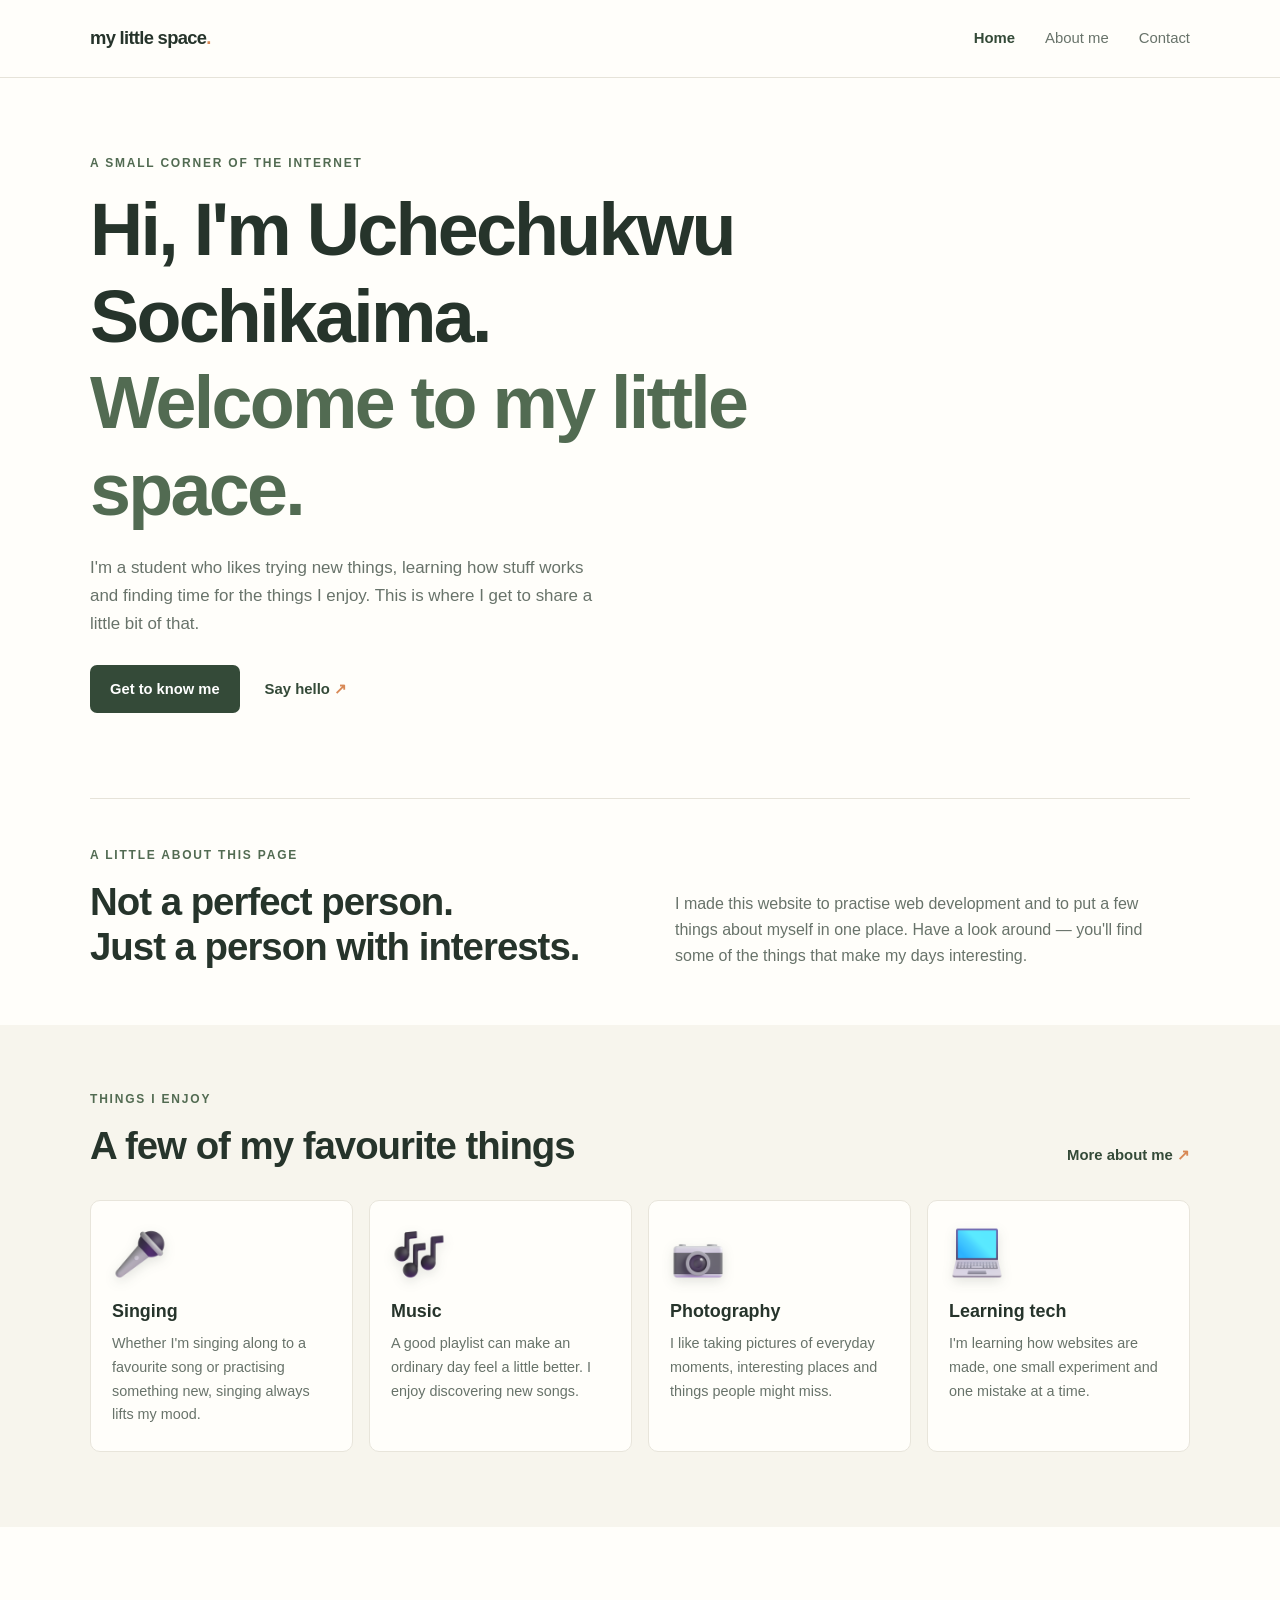
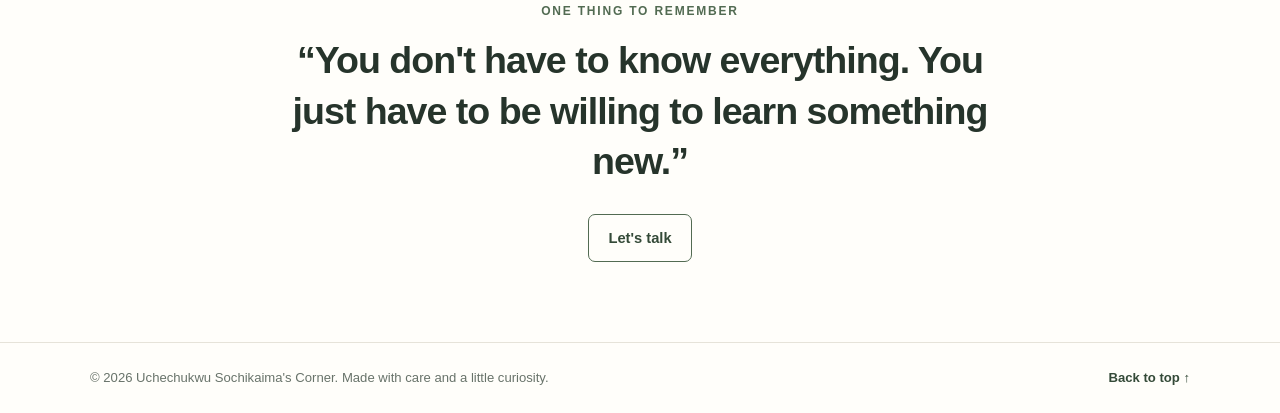
<file: my-corner-of-the-web/index.html>
<!DOCTYPE html>
<html lang="en">
<head>
  <meta charset="UTF-8">
  <meta name="viewport" content="width=device-width, initial-scale=1.0">
  <meta name="description" content="A little introduction to Uchechukwu Sochikaima, a student who enjoys singing, music, photography and learning new things.">
  <title>Home | My Corner of the Web</title>
</head>
<body style="margin: 0; background: #fffefa; color: #26342b; font-family: Arial, Helvetica, sans-serif; line-height: 1.65;">

  <header style="box-sizing: border-box; min-height: 78px; padding: 18px max(18px, calc((100% - 1100px) / 2)); display: flex; flex-wrap: wrap; align-items: center; justify-content: space-between; gap: clamp(12px, 3vw, 24px); border-bottom: 1px solid #e6e3d9; background: #fffefa;">
    <a href="index.html" style="color: inherit; text-decoration: none; font-size: 1.15rem; font-weight: 800; letter-spacing: -0.7px;">my little space<span style="color: #d88956;">.</span></a>
    <nav aria-label="Main navigation" style="display: flex; flex-wrap: wrap; align-items: center; gap: clamp(16px, 5vw, 30px); margin-left: auto;">
      <a href="index.html" style="color: #344a38; text-decoration: none; font-size: 0.93rem; font-weight: 700;">Home</a>
      <a href="about.html" style="color: #68736a; text-decoration: none; font-size: 0.93rem;">About me</a>
      <a href="contact.html" style="color: #68736a; text-decoration: none; font-size: 0.93rem;">Contact</a>
    </nav>
  </header>

  <main>
    <section style="width: min(1100px, calc(100% - 48px)); margin-inline: auto; padding-top: clamp(48px, 10vw, 76px); padding-bottom: clamp(55px, 12vw, 85px);">
      <div style="max-width: 780px;">
        <p style="margin: 0 0 13px; color: #526b52; font-size: 0.75rem; font-weight: 800; letter-spacing: 1.8px; text-transform: uppercase;">A small corner of the internet</p>
        <h1 style="margin: 0 0 20px; font-size: clamp(2.4rem, 8vw, 4.6rem); line-height: 1.18; letter-spacing: clamp(-2.7px, -0.055em, -1px);">Hi, I'm Uchechukwu Sochikaima.<br><span style="color: #526b52;">Welcome to my little space.</span></h1>
        <p style="max-width: 510px; margin: 0 0 27px; color: #68736a; font-size: 1.06rem;">I'm a student who likes trying new things, learning how stuff works and finding time for the things I enjoy. This is where I get to share a little bit of that.</p>
        <div style="display: flex; flex-wrap: wrap; align-items: center; gap: clamp(16px, 4vw, 25px);">
          <a href="about.html" style="display: inline-flex; align-items: center; justify-content: center; gap: 9px; min-height: 46px; padding: 11px 19px; border: 1px solid transparent; border-radius: 7px; background: #344a38; color: white; font-size: 0.92rem; font-weight: 700; text-decoration: none; box-sizing: border-box;">Get to know me</a>
          <a href="contact.html" style="color: #344a38; text-decoration: none; font-size: 0.93rem; font-weight: 700;">Say hello <span style="color: #d88956;" aria-hidden="true">↗</span></a>
        </div>
      </div>
    </section>

    <section style="width: min(1100px, calc(100% - 48px)); margin-inline: auto; display: grid; grid-template-columns: repeat(auto-fit, minmax(min(280px, 100%), 1fr)); gap: clamp(18px, 6vw, 70px); align-items: end; padding-top: clamp(38px, 6vw, 47px); padding-bottom: clamp(42px, 7vw, 55px); border-top: 1px solid #e6e3d9;">
      <div>
        <p style="margin: 0 0 13px; color: #526b52; font-size: 0.75rem; font-weight: 800; letter-spacing: 1.8px; text-transform: uppercase;">A little about this page</p>
        <h2 style="margin: 0; font-size: clamp(1.8rem, 3vw, 2.5rem); line-height: 1.18; letter-spacing: -1px;">Not a perfect person.<br>Just a person with interests.</h2>
      </div>
      <p style="max-width: 510px; margin: 0; color: #68736a;">I made this website to practise web development and to put a few things about myself in one place. Have a look around — you'll find some of the things that make my days interesting.</p>
    </section>

    <section style="padding: clamp(48px, 8vw, 65px) 0 clamp(48px, 9vw, 75px); background: #f7f5ed;">
      <div style="width: min(1100px, calc(100% - 48px)); margin-inline: auto;">
        <div style="display: flex; flex-wrap: wrap; align-items: end; justify-content: space-between; gap: clamp(16px, 4vw, 25px); margin-bottom: 32px;">
          <div>
            <p style="margin: 0 0 13px; color: #526b52; font-size: 0.75rem; font-weight: 800; letter-spacing: 1.8px; text-transform: uppercase;">Things I enjoy</p>
            <h2 style="margin: 0; font-size: clamp(1.8rem, 3vw, 2.5rem); line-height: 1.18; letter-spacing: -1px;">A few of my favourite things</h2>
          </div>
          <a href="about.html" style="color: #344a38; text-decoration: none; font-size: 0.93rem; font-weight: 700;">More about me <span style="color: #d88956;" aria-hidden="true">↗</span></a>
        </div>
        <div style="display: grid; grid-template-columns: repeat(auto-fit, minmax(min(240px, 100%), 1fr)); gap: 16px;">
          <article style="box-sizing: border-box; min-height: 225px; padding: 24px 21px; border: 1px solid #e8e5db; border-radius: 10px; background: #fffefa;">
            <img src="images/microphone.png" alt="" width="56" height="56" aria-hidden="true" style="display: block; width: 56px; height: 56px; margin-bottom: 20px; object-fit: contain; filter: drop-shadow(0 4px 6px #26342b22);">
            <h3 style="margin: 0 0 10px; font-size: 1.12rem; line-height: 1.18;">Singing</h3>
            <p style="margin: 0; color: #68736a; font-size: 0.9rem;">Whether I'm singing along to a favourite song or practising something new, singing always lifts my mood.</p>
          </article>
          <article style="box-sizing: border-box; min-height: 225px; padding: 24px 21px; border: 1px solid #e8e5db; border-radius: 10px; background: #fffefa;">
            <img src="images/musical-notes.png" alt="" width="56" height="56" aria-hidden="true" style="display: block; width: 56px; height: 56px; margin-bottom: 20px; object-fit: contain; filter: drop-shadow(0 4px 6px #26342b22);">
            <h3 style="margin: 0 0 10px; font-size: 1.12rem; line-height: 1.18;">Music</h3>
            <p style="margin: 0; color: #68736a; font-size: 0.9rem;">A good playlist can make an ordinary day feel a little better. I enjoy discovering new songs.</p>
          </article>
          <article style="box-sizing: border-box; min-height: 225px; padding: 24px 21px; border: 1px solid #e8e5db; border-radius: 10px; background: #fffefa;">
            <img src="images/camera.png" alt="" width="56" height="56" aria-hidden="true" style="display: block; width: 56px; height: 56px; margin-bottom: 20px; object-fit: contain; filter: drop-shadow(0 4px 6px #26342b22);">
            <h3 style="margin: 0 0 10px; font-size: 1.12rem; line-height: 1.18;">Photography</h3>
            <p style="margin: 0; color: #68736a; font-size: 0.9rem;">I like taking pictures of everyday moments, interesting places and things people might miss.</p>
          </article>
          <article style="box-sizing: border-box; min-height: 225px; padding: 24px 21px; border: 1px solid #e8e5db; border-radius: 10px; background: #fffefa;">
            <img src="images/laptop.png" alt="" width="56" height="56" aria-hidden="true" style="display: block; width: 56px; height: 56px; margin-bottom: 20px; object-fit: contain; filter: drop-shadow(0 4px 6px #26342b22);">
            <h3 style="margin: 0 0 10px; font-size: 1.12rem; line-height: 1.18;">Learning tech</h3>
            <p style="margin: 0; color: #68736a; font-size: 0.9rem;">I'm learning how websites are made, one small experiment and one mistake at a time.</p>
          </article>
        </div>
      </div>
    </section>

    <section style="width: min(1100px, calc(100% - 48px)); margin-inline: auto; padding-top: clamp(55px, 9vw, 75px); padding-bottom: clamp(60px, 10vw, 80px); text-align: center;">
      <p style="margin: 0 0 13px; color: #526b52; font-size: 0.75rem; font-weight: 800; letter-spacing: 1.8px; text-transform: uppercase;">One thing to remember</p>
      <blockquote style="max-width: 720px; margin: 0 auto 27px; font-size: clamp(1.55rem, 3vw, 2.35rem); font-weight: 700; line-height: 1.35; letter-spacing: -1px;">“You don't have to know everything. You just have to be willing to learn something new.”</blockquote>
      <a href="contact.html" style="display: inline-flex; align-items: center; justify-content: center; gap: 9px; min-height: 46px; padding: 11px 19px; border: 1px solid #526b52; border-radius: 7px; background: transparent; color: #344a38; font-size: 0.92rem; font-weight: 700; text-decoration: none; box-sizing: border-box;">Let's talk</a>
    </section>
  </main>

  <footer style="box-sizing: border-box; display: flex; flex-wrap: wrap; justify-content: space-between; gap: 20px; padding: clamp(20px, 4vw, 24px) max(18px, calc((100% - 1100px) / 2)); border-top: 1px solid #e6e3d9; color: #68736a; font-size: 0.82rem;">
    <p style="margin: 0;">© 2026 Uchechukwu Sochikaima's Corner. Made with care and a little curiosity.</p>
    <a href="index.html" style="color: #344a38; font-weight: 700; text-decoration: none;">Back to top ↑</a>
  </footer>
</body>
</html>
</file>
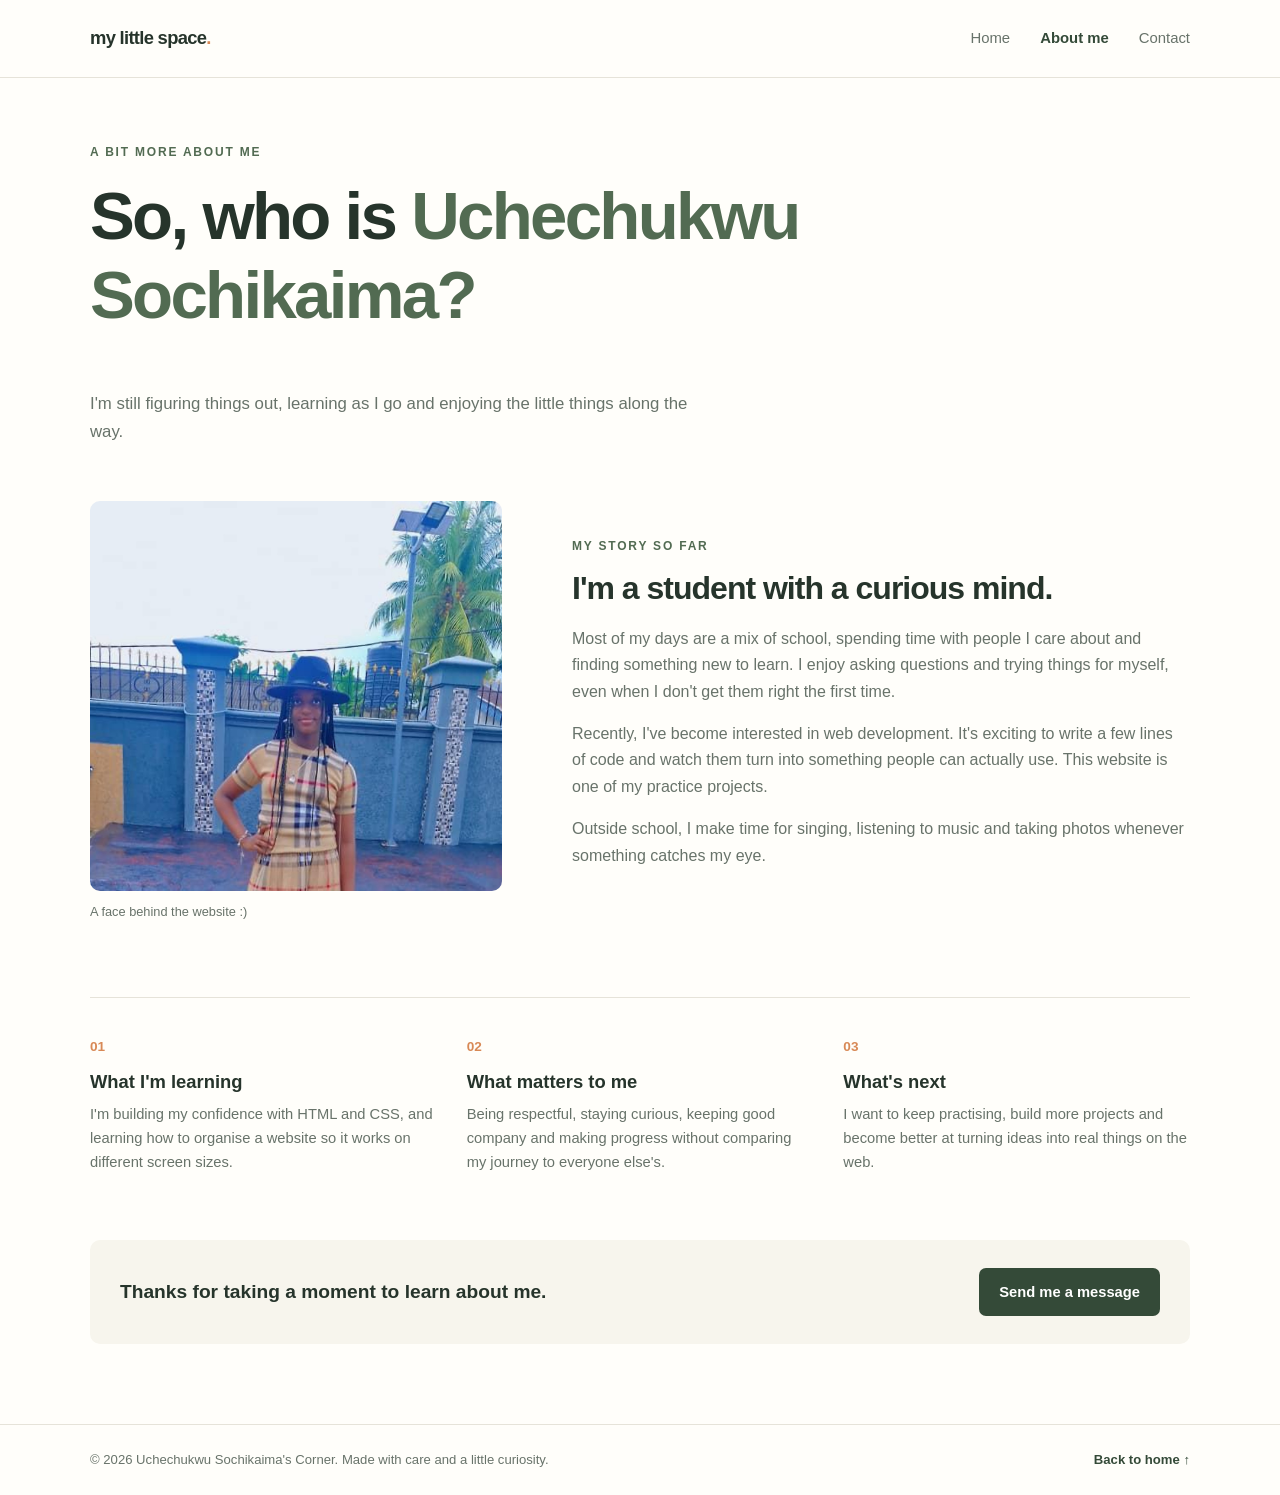
<file: my-corner-of-the-web/about.html>
<!DOCTYPE html>
<html lang="en">
<head>
  <meta charset="UTF-8">
  <meta name="viewport" content="width=device-width, initial-scale=1.0">
  <meta name="description" content="Get to know Uchechukwu Sochikaima, their interests, goals and favourite ways to spend time.">
  <title>About Me | My Corner of the Web</title>
  <link rel="stylesheet" href="css/styles.css">
</head>
<body>
  <header class="site-header">
    <a class="logo" href="index.html">my little space<span>.</span></a>
    <nav aria-label="Main navigation">
      <a href="index.html">Home</a>
      <a class="active" href="about.html">About me</a>
      <a href="contact.html">Contact</a>
    </nav>
  </header>

  <main class="page-width inner-page">
    <section class="page-heading">
      <p class="eyebrow">A bit more about me</p>
      <h1>So, who is <span>Uchechukwu Sochikaima?</span></h1>
      <p>I'm still figuring things out, learning as I go and enjoying the little things along the way.</p>
    </section>

    <section class="about-layout">
      <div class="about-image">
        <img src="assets/portfolio_photo_upscaled_2x.jpg" alt="Portrait of Uchechukwu Sochikaima">
        <p class="image-caption">A face behind the website :)</p>
      </div>
      <div class="about-copy">
        <p class="eyebrow">My story so far</p>
        <h2>I'm a student with a curious mind.</h2>
        <p>Most of my days are a mix of school, spending time with people I care about and finding something new to learn. I enjoy asking questions and trying things for myself, even when I don't get them right the first time.</p>
        <p>Recently, I've become interested in web development. It's exciting to write a few lines of code and watch them turn into something people can actually use. This website is one of my practice projects.</p>
        <p>Outside school, I make time for singing, listening to music and taking photos whenever something catches my eye.</p>
      </div>
    </section>

    <section class="about-details">
      <article>
        <span class="detail-number">01</span>
        <h3>What I'm learning</h3>
        <p>I'm building my confidence with HTML and CSS, and learning how to organise a website so it works on different screen sizes.</p>
      </article>
      <article>
        <span class="detail-number">02</span>
        <h3>What matters to me</h3>
        <p>Being respectful, staying curious, keeping good company and making progress without comparing my journey to everyone else's.</p>
      </article>
      <article>
        <span class="detail-number">03</span>
        <h3>What's next</h3>
        <p>I want to keep practising, build more projects and become better at turning ideas into real things on the web.</p>
      </article>
    </section>

    <section class="about-callout">
      <p>Thanks for taking a moment to learn about me.</p>
      <a class="button button-dark" href="contact.html">Send me a message</a>
    </section>
  </main>

  <footer class="site-footer">
    <p>© 2026 Uchechukwu Sochikaima's Corner. Made with care and a little curiosity.</p>
    <a href="index.html">Back to home ↑</a>
  </footer>
</body>
</html>
</file>
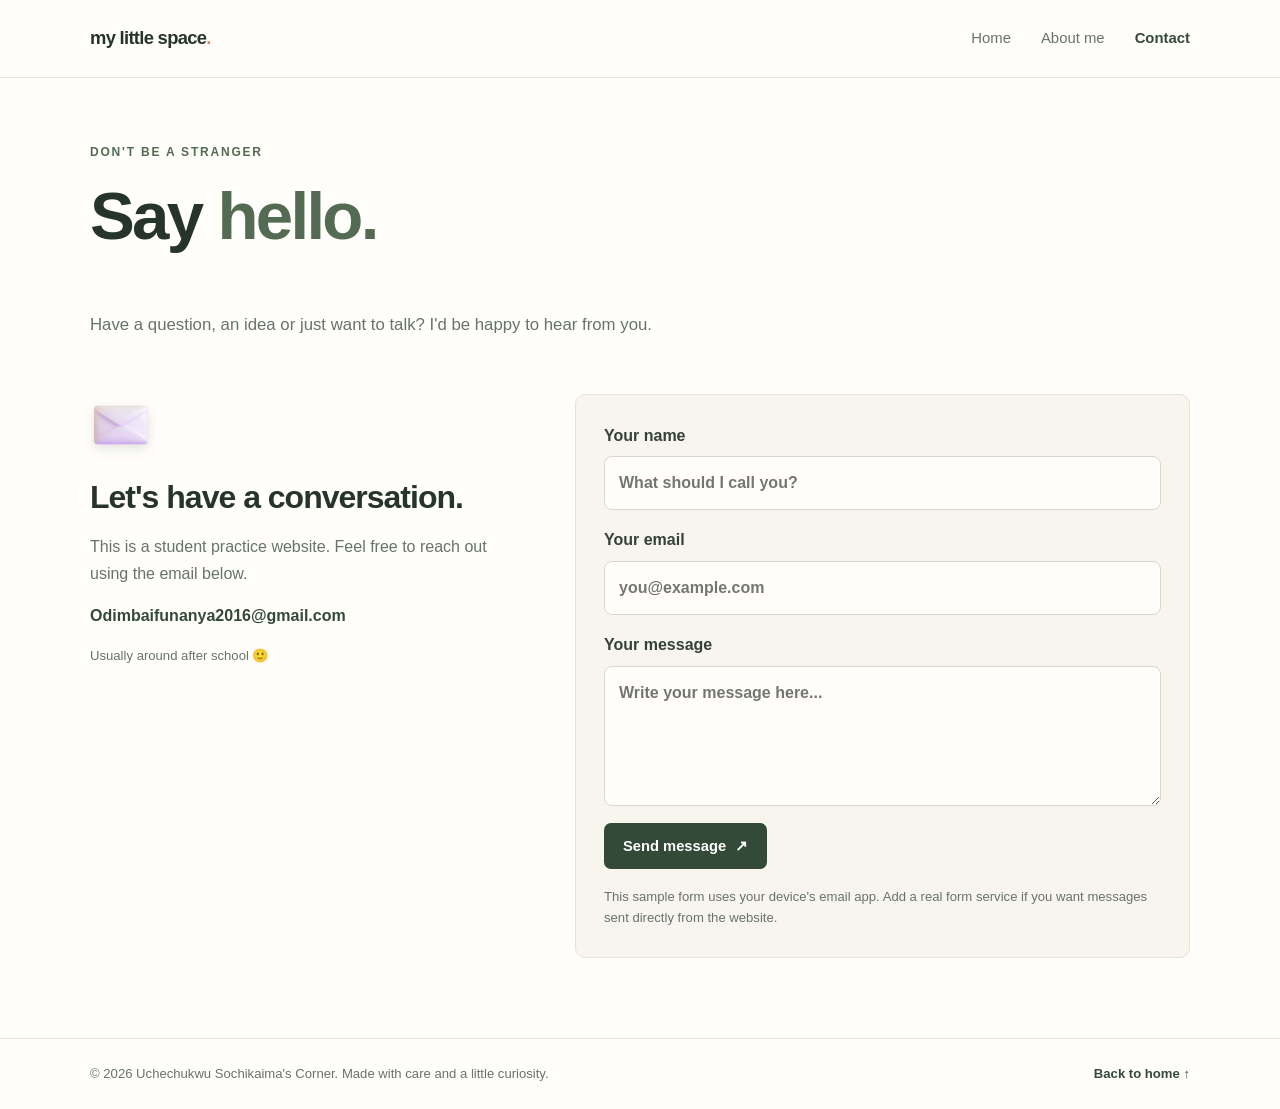
<file: my-corner-of-the-web/contact.html>
<!DOCTYPE html>
<html lang="en">
<head>
  <meta charset="UTF-8">
  <meta name="viewport" content="width=device-width, initial-scale=1.0">
  <meta name="description" content="Get in touch with Uchechukwu Sochikaima through the contact page.">
  <title>Contact | My Corner of the Web</title>
  <style>
    /* Internal CSS: every rule for this page lives in this style block. */
    * { box-sizing: border-box; }
    html { scroll-behavior: smooth; }
    body {
      margin: 0;
      background: #fffefa;
      color: #26342b;
      font-family: Arial, Helvetica, sans-serif;
      line-height: 1.65;
    }
    a { color: inherit; text-decoration: none; }
    img { display: block; max-width: 100%; }
    h1, h2, h3, p { margin-top: 0; }
    h1, h2, h3 { line-height: 1.18; }
    .page-width { width: min(1100px, calc(100% - 48px)); margin-inline: auto; }

    .site-header {
      min-height: 78px;
      padding: 18px max(24px, calc((100% - 1100px) / 2));
      display: flex;
      align-items: center;
      justify-content: space-between;
      gap: 24px;
      border-bottom: 1px solid #e6e3d9;
      background: #fffefa;
    }
    .logo { font-size: 1.15rem; font-weight: 800; letter-spacing: -0.7px; }
    .logo span { color: #d88956; }
    nav { display: flex; align-items: center; gap: 30px; }
    nav a { color: #68736a; font-size: .93rem; }
    nav a:hover, nav a.active { color: #344a38; }
    nav a.active { font-weight: 700; }

    .eyebrow {
      margin: 0 0 13px;
      color: #526b52;
      font-size: .75rem;
      font-weight: 800;
      letter-spacing: 1.8px;
      text-transform: uppercase;
    }
    .button {
      display: inline-flex;
      align-items: center;
      justify-content: center;
      gap: 9px;
      min-height: 46px;
      padding: 11px 19px;
      border: 1px solid transparent;
      border-radius: 7px;
      font: inherit;
      font-size: .92rem;
      font-weight: 700;
      cursor: pointer;
      transition: transform .2s ease, background .2s ease;
    }
    .button:hover { transform: translateY(-2px); }
    .button-dark { background: #344a38; color: white; }
    .button-dark:hover { background: #263b2b; }

    .inner-page { min-height: calc(100vh - 150px); padding-top: 65px; padding-bottom: 80px; }
    .page-heading { max-width: 720px; margin-bottom: 55px; }
    .page-heading h1 { font-size: clamp(2.4rem, 7vw, 4.2rem); letter-spacing: clamp(-2.7px, -0.055em, -1px); }
    .page-heading h1 span { color: #526b52; }
    .page-heading > p:last-child { max-width: 600px; margin-bottom: 0; color: #68736a; font-size: 1.05rem; }

    .contact-layout { display: grid; grid-template-columns: .8fr 1.2fr; gap: 75px; align-items: start; }
    .contact-doodle { width: 62px; height: 62px; margin-bottom: 23px; object-fit: contain; filter: drop-shadow(0 4px 6px #26342b22); }
    .contact-aside h2 { margin-bottom: 18px; font-size: 2rem; letter-spacing: -1px; }
    .contact-aside p { color: #68736a; }
    .contact-aside .contact-email { color: #344a38; font-weight: 700; overflow-wrap: anywhere; }
    .small-note, .form-help { font-size: .82rem; }

    .contact-form {
      display: grid;
      gap: 17px;
      max-width: 620px;
      padding: 28px;
      border: 1px solid #e6e3d9;
      border-radius: 10px;
      background: #f7f5ed;
    }
    .contact-form label {
      display: grid;
      gap: 7px;
      color: #354238;
      font-weight: 600;
    }
    .contact-form input,
    .contact-form textarea {
      width: 100%;
      padding: 13px 14px;
      border: 1px solid #d6d8cf;
      border-radius: 8px;
      background: #fffefa;
      color: #26342b;
      font: inherit;
    }
    .contact-form textarea {
      min-height: 140px;
      resize: vertical;
    }
    .contact-form input:focus,
    .contact-form textarea:focus {
      outline: 2px solid #a8b89b;
      border-color: #71866d;
    }
    .contact-form .button { border: 0; justify-self: start; }
    .form-help { margin: 0; color: #68736a; }

    .site-footer {
      display: flex;
      flex-wrap: wrap;
      justify-content: space-between;
      gap: 20px;
      padding: 24px max(18px, calc((100% - 1100px) / 2));
      border-top: 1px solid #e6e3d9;
      color: #68736a;
      font-size: .82rem;
    }
    .site-footer p { margin: 0; }
    .site-footer a { color: #344a38; font-weight: 700; }

    @media (max-width: 800px) {
      .contact-layout { grid-template-columns: 1fr; gap: 38px; }
      .contact-form { max-width: 100%; }
    }
    @media (max-width: 600px) {
      .page-width { width: min(100% - 36px, 480px); }
      .site-header { min-height: auto; padding: 17px 18px; flex-direction: column; gap: 12px; }
      nav { width: 100%; justify-content: center; gap: clamp(17px, 6vw, 28px); }
      nav a { font-size: .88rem; }
      .inner-page { padding-top: 48px; }
      .page-heading { margin-bottom: 38px; }
      .contact-form { padding: 20px; }
      .site-footer { padding: 20px 18px; flex-direction: column; gap: 8px; }
    }
  </style>
</head>
<body>
  <header class="site-header">
    <a class="logo" href="index.html">my little space<span>.</span></a>
    <nav aria-label="Main navigation">
      <a href="index.html">Home</a>
      <a href="about.html">About me</a>
      <a class="active" href="contact.html">Contact</a>
    </nav>
  </header>

  <main class="page-width inner-page">
    <section class="page-heading">
      <p class="eyebrow">Don't be a stranger</p>
      <h1>Say <span>hello.</span></h1>
      <p>Have a question, an idea or just want to talk? I'd be happy to hear from you.</p>
    </section>

    <section class="contact-layout">
      <div class="contact-aside">
        <img class="contact-doodle" src="images/envelope.png" alt="" width="62" height="62" aria-hidden="true">
        <h2>Let's have a conversation.</h2>
        <p>This is a student practice website. Feel free to reach out using the email below.</p>
        <p class="contact-email">Odimbaifunanya2016@gmail.com</p>
        <p class="small-note">Usually around after school 🙂</p>
      </div>

      <form class="contact-form" action="mailto:Odimbaifunanya2016@gmail.com" method="post" enctype="text/plain">
        <label for="name">Your name
          <input type="text" id="name" name="name" placeholder="What should I call you?" required>
        </label>
        <label for="email">Your email
          <input type="email" id="email" name="email" placeholder="you@example.com" required>
        </label>
        <label for="message">Your message
          <textarea id="message" name="message" placeholder="Write your message here..." required></textarea>
        </label>
        <button class="button button-dark" type="submit">Send message <span aria-hidden="true">↗</span></button>
        <p class="form-help">This sample form uses your device's email app. Add a real form service if you want messages sent directly from the website.</p>
      </form>
    </section>
  </main>

  <footer class="site-footer">
    <p>© 2026 Uchechukwu Sochikaima's Corner. Made with care and a little curiosity.</p>
    <a href="index.html">Back to home ↑</a>
  </footer>
</body>
</html>
</file>
<file: my-corner-of-the-web/css/styles.css>
/* External stylesheet used only by about.html. */
:root {
  --ink: #26342b;
  --muted: #68736a;
  --green: #526b52;
  --green-dark: #344a38;
  --cream: #f7f5ed;
  --paper: #fffefa;
  --orange: #d88956;
  --line: #e6e3d9;
  --font: Arial, Helvetica, sans-serif;
}

* { box-sizing: border-box; }
html { scroll-behavior: smooth; }
body {
  margin: 0;
  background: var(--paper);
  color: var(--ink);
  font-family: var(--font);
  line-height: 1.65;
}
a { color: inherit; text-decoration: none; }
img { display: block; max-width: 100%; }
.page-width { width: min(1100px, calc(100% - 48px)); margin-inline: auto; }

.site-header {
  min-height: 78px;
  padding: 18px max(24px, calc((100% - 1100px) / 2));
  display: flex;
  align-items: center;
  justify-content: space-between;
  gap: 24px;
  border-bottom: 1px solid var(--line);
  background: var(--paper);
}
.logo { font-size: 1.15rem; font-weight: 800; letter-spacing: -0.7px; }
.logo span { color: var(--orange); }
nav { display: flex; align-items: center; gap: 30px; }
nav a { color: var(--muted); font-size: .93rem; }
nav a:hover, nav a.active { color: var(--green-dark); }
nav a.active { font-weight: 700; }

.eyebrow {
  margin: 0 0 13px;
  color: var(--green);
  font-size: .75rem;
  font-weight: 800;
  letter-spacing: 1.8px;
  text-transform: uppercase;
}
h1, h2, h3, p { margin-top: 0; }
h1, h2, h3 { line-height: 1.18; }
h1 span { color: var(--green); }
.button {
  display: inline-flex;
  align-items: center;
  justify-content: center;
  gap: 9px;
  min-height: 46px;
  padding: 11px 19px;
  border: 1px solid transparent;
  border-radius: 7px;
  font: inherit;
  font-size: .92rem;
  font-weight: 700;
  cursor: pointer;
  transition: transform .2s ease, background .2s ease;
}
.button:hover { transform: translateY(-2px); }
.button-dark { background: var(--green-dark); color: white; }
.button-dark:hover { background: #263b2b; }

.inner-page { min-height: calc(100vh - 150px); padding-top: 65px; padding-bottom: 80px; }
.page-heading { max-width: 720px; margin-bottom: 55px; }
.page-heading h1 { font-size: clamp(2.4rem, 7vw, 4.2rem); letter-spacing: clamp(-2.7px, -0.055em, -1px); }
.page-heading > p:last-child { max-width: 600px; margin-bottom: 0; color: var(--muted); font-size: 1.05rem; }
.about-layout { display: grid; grid-template-columns: .8fr 1.2fr; align-items: center; gap: 70px; }
.about-image img { width: 100%; height: 390px; object-fit: cover; border-radius: 10px; }
.image-caption { margin: 10px 0 0; color: var(--muted); font-size: .8rem; }
.about-copy h2 { margin-bottom: 18px; font-size: 2rem; letter-spacing: -1px; }
.about-copy > p:not(.eyebrow) { color: var(--muted); }
.about-details { display: grid; grid-template-columns: repeat(auto-fit, minmax(min(200px, 100%), 1fr)); gap: 30px; margin-top: 75px; padding-top: 35px; border-top: 1px solid var(--line); }
.detail-number { color: var(--orange); font-size: .85rem; font-weight: 800; }
.about-details h3 { margin: 12px 0 9px; font-size: 1.15rem; }
.about-details p { margin-bottom: 0; color: var(--muted); font-size: .92rem; }
.about-callout { display: flex; align-items: center; justify-content: space-between; gap: 20px; margin-top: 65px; padding: 28px 30px; border-radius: 10px; background: var(--cream); }
.about-callout p { margin: 0; font-size: 1.2rem; font-weight: 700; }

.site-footer {
  display: flex;
  flex-wrap: wrap;
  justify-content: space-between;
  gap: 20px;
  padding: 24px max(18px, calc((100% - 1100px) / 2));
  border-top: 1px solid var(--line);
  color: var(--muted);
  font-size: .82rem;
}
.site-footer p { margin: 0; }
.site-footer a { color: var(--green-dark); font-weight: 700; }

@media (max-width: 800px) {
  .about-layout { grid-template-columns: 1fr; gap: 38px; }
  .about-image { max-width: 520px; }
  .about-callout { flex-wrap: wrap; }
}
@media (max-width: 600px) {
  .page-width { width: min(100% - 36px, 480px); }
  .site-header { min-height: auto; padding: 17px 18px; flex-direction: column; gap: 12px; }
  nav { width: 100%; justify-content: center; gap: clamp(17px, 6vw, 28px); }
  nav a { font-size: .88rem; }
  .site-footer { padding: 20px 18px; flex-direction: column; gap: 8px; }
  .inner-page { padding-top: 48px; }
  .page-heading { margin-bottom: 38px; }
  .about-layout { gap: 30px; }
  .about-image { max-width: 420px; }
  .about-image img { height: 330px; }
  .about-details { grid-template-columns: 1fr; gap: 25px; margin-top: 50px; }
  .about-callout { align-items: start; flex-direction: column; margin-top: 45px; }
}
</file>
